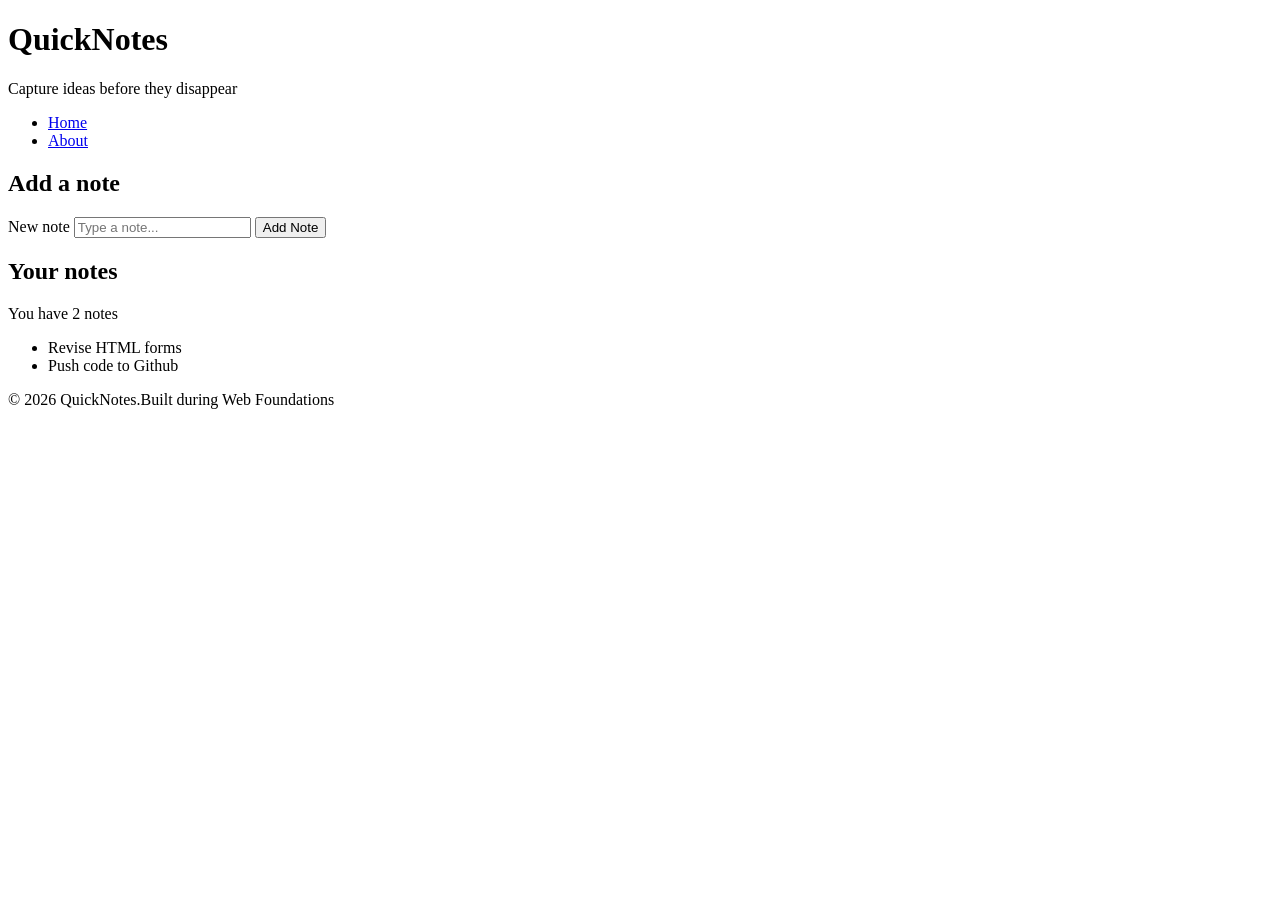
<file: index.html>
<!DOCTYPE html>
<html lang="en">
<head>
    <meta charset="UTF-8">
    <meta name="viewport" content="width=device-width, initial-scale=1.0">
    <title>QuickNotes</title>
</head>
<body>
    <header>
        <h1>QuickNotes</h1>
        <p>Capture ideas before they disappear</p>
        <nav class="navbar">
            <ul>
                <li><a href="index.html">Home</a></li>
                <li><a href="about.html">About</a></li>
            </ul>
        </nav>

    </header>

    <main>
        <section>
            <h2>Add a note</h2>
            <form id="note-form">
                <label for="note-input">New note</label>
                <input type="text" id="note-input" placeholder="Type a note..."/>
                <button type="submit">Add Note</button>
            </form>
        </section>

        <section>
            <h2>Your notes</h2>
            <p id="note-count">You have 2 notes</p>
            <ul id="notes-list">
                <li>Revise HTML forms</li>
                <li>Push code to Github</li>
            </ul>
        </section>
    </main>

    <footer>
        <p>&copy; 2026 QuickNotes.Built during Web Foundations</p>
    </footer>
</body>
</html>
</file>
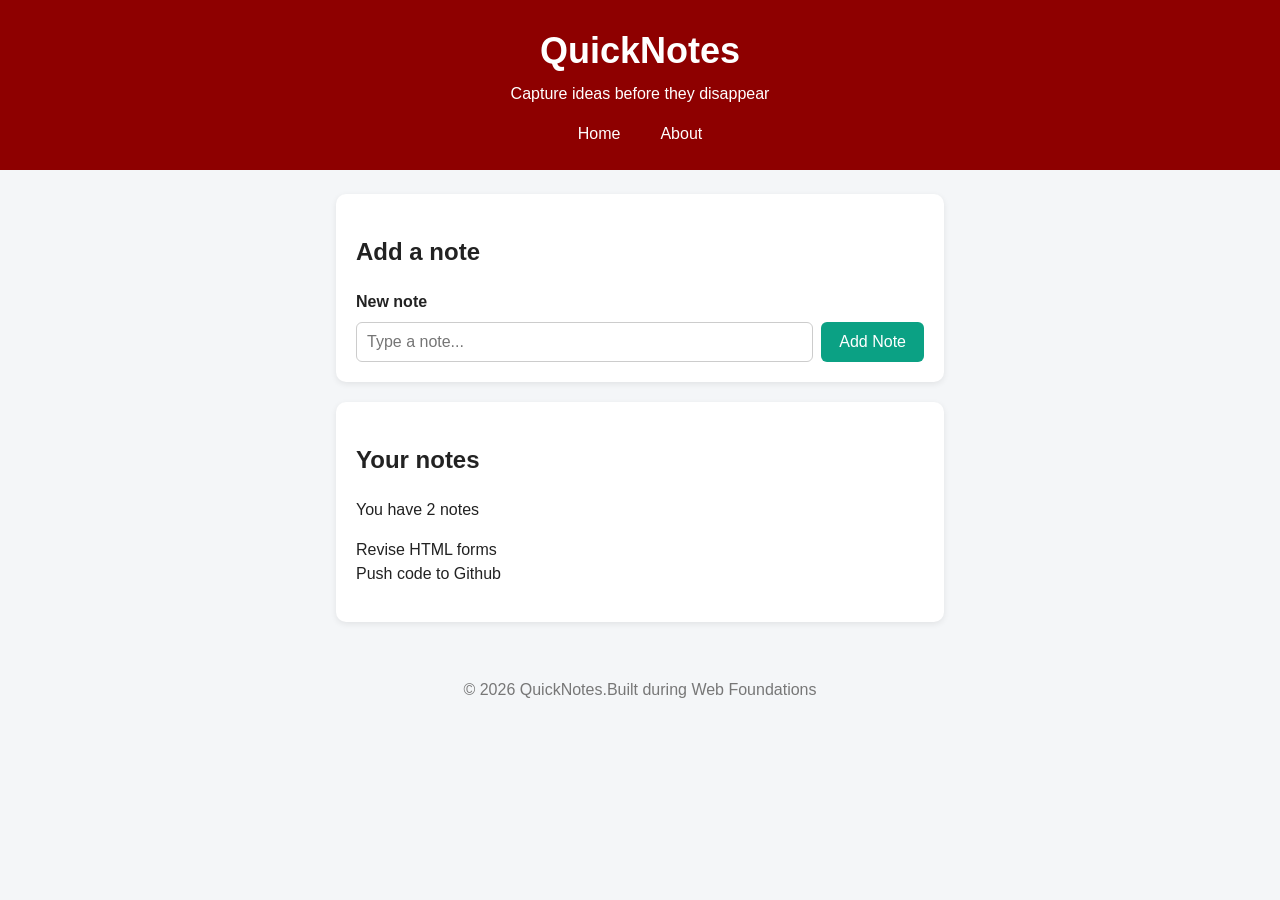
<file: day2/index.html>
<!DOCTYPE html>
<html lang="en">
<head>
    <meta charset="UTF-8">
    <meta name="viewport" content="width=device-width, initial-scale=1.0">
    <link rel="stylesheet" href="/day2/style.css" />
    <title>QuickNotes</title>
</head>
<body>
    <header>
        <h1>QuickNotes</h1>
        <p>Capture ideas before they disappear</p>
        <nav class="navbar">
            <ul>
                <li><a href="index.html">Home</a></li>
                <li><a href="about.html">About</a></li>
            </ul>
        </nav>

    </header>

    <main>
        <section>
            <h2>Add a note</h2>
            <form id="note-form">
                <label for="note-input">New note</label>
                <input type="text" id="note-input" placeholder="Type a note..."/>
                <button type="submit">Add Note</button>
            </form>
        </section>

        <section>
            <h2>Your notes</h2>
            <p id="note-count">You have 2 notes</p>
            <ul id="notes-list">
                <li>Revise HTML forms</li>
                <li>Push code to Github</li>
            </ul>
        </section>
    </main>

    <footer>
        <p>&copy; 2026 QuickNotes.Built during Web Foundations</p>
    </footer>
</body>
</html>
</file>
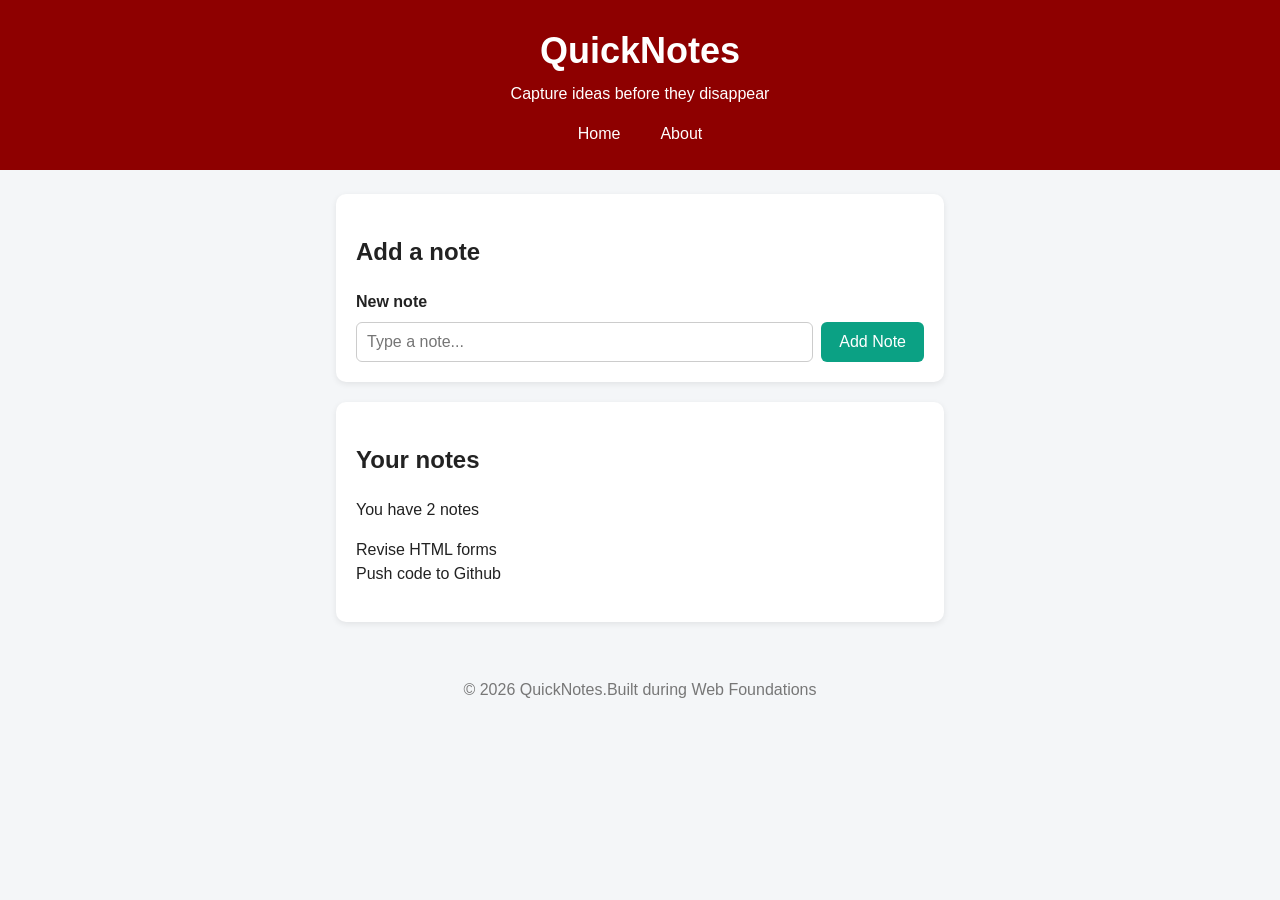
<file: day3/index.html>
<!DOCTYPE html>
<html lang="en">
<head>
    <meta charset="UTF-8">
    <meta name="viewport" content="width=device-width, initial-scale=1.0">
    <link rel="stylesheet" href="/day2/style.css" />
    <script src="/day3/script.js" defer></script>
    <title>Notes Toolkit</title>
</head>
<body>
    <header>
        <h1>QuickNotes</h1>
        <p>Capture ideas before they disappear</p>
        <nav class="navbar">
            <ul>
                <li><a href="index.html">Home</a></li>
                <li><a href="about.html">About</a></li>
            </ul>
        </nav>

    </header>

    <main>
        <section>
            <h2>Add a note</h2>
            <form id="note-form">
                <label for="note-input">New note</label>
                <input type="text" id="note-input" placeholder="Type a note..."/>
                <button type="submit">Add Note</button>
            </form>
        </section>

        <section>
            <h2>Your notes</h2>
            <p id="note-count">You have 2 notes</p>
            <ul id="notes-list">
                <li>Revise HTML forms</li>
                <li>Push code to Github</li>
            </ul>
        </section>
    </main>

    <footer>
        <p>&copy; 2026 QuickNotes.Built during Web Foundations</p>
    </footer>
</body>
</html>
</file>
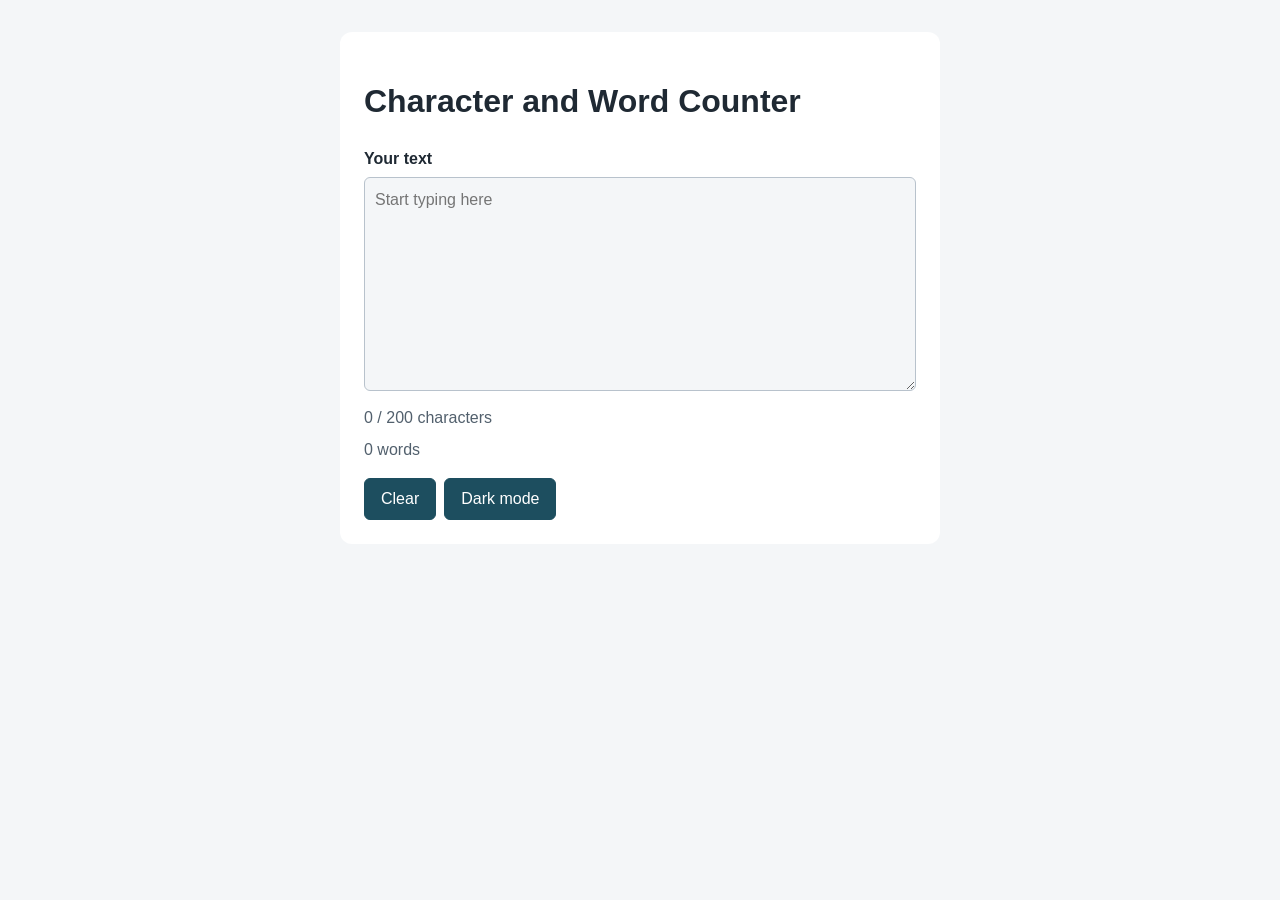
<file: day4/index.html>
<!DOCTYPE html>
<html lang="en">
<head>
  <meta charset="UTF-8">
  <meta name="viewport" content="width=device-width, initial-scale=1.0">
  <title>Character and Word Counter</title>
  <link rel="stylesheet" href="style.css">
  <script src="script.js" defer></script>
</head>
<body>
  <main>
    <h1>Character and Word Counter</h1>

    <label for="note-text">Your text</label>
    <textarea id="note-text" rows="8" placeholder="Start typing here"></textarea>

    <p id="char-count">0 / 200 characters</p>
    <p id="word-count">0 words</p>

    <div class="buttons">
      <button id="clear-btn" type="button">Clear</button>
      <button id="theme-toggle" type="button">Dark mode</button>
    </div>
  </main>
</body>
</html>
</file>
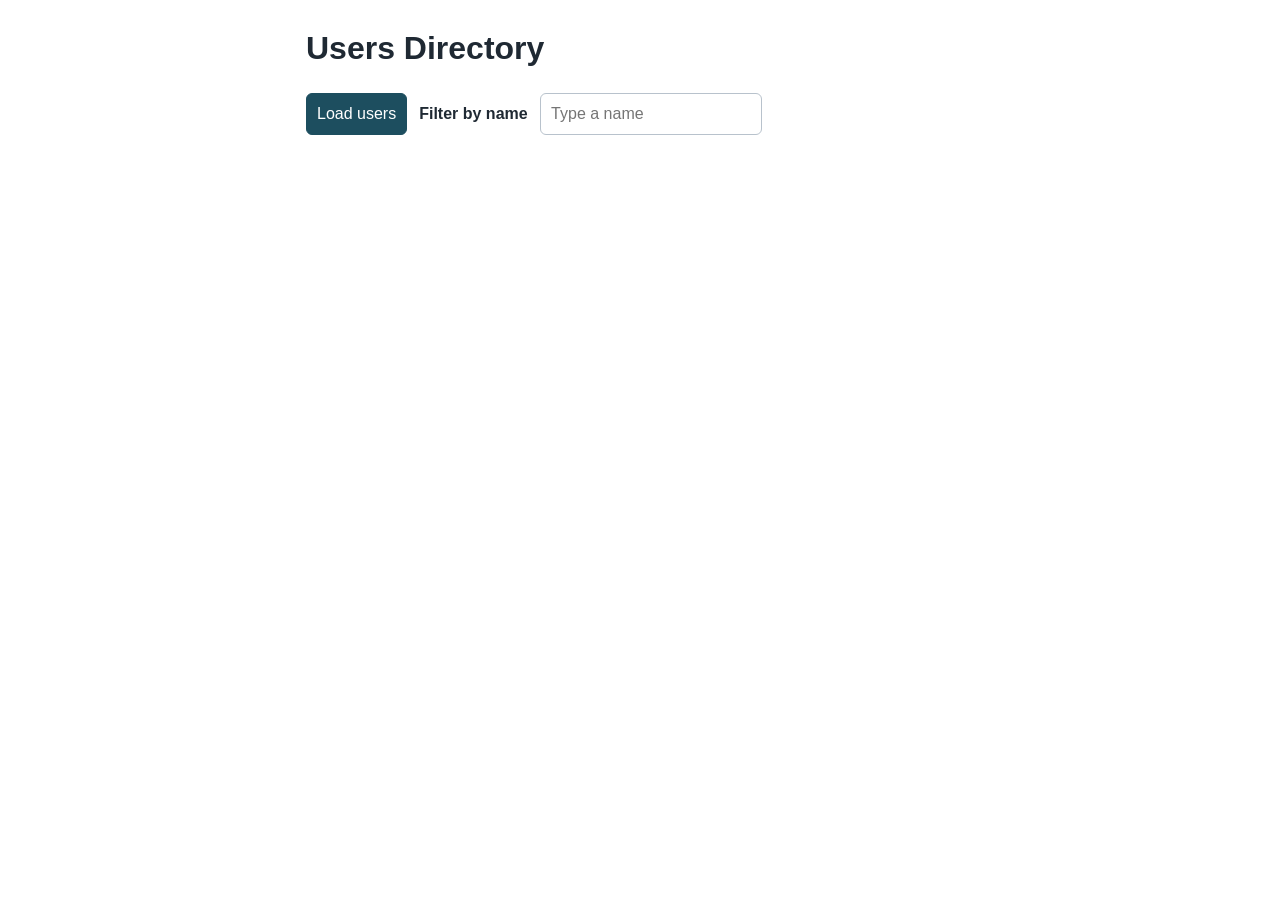
<file: day5/index.html>
<!DOCTYPE html>
<html lang="en">
<head>
  <meta charset="UTF-8">
  <meta name="viewport" content="width=device-width, initial-scale=1.0">
  <title>Users Directory</title>
  <script src="users.js" defer></script>
  <style>
    *, *::before, *::after { box-sizing: border-box; }
    body { font-family: "Segoe UI", Arial, sans-serif; line-height: 1.5; max-width: 700px; margin: 24px auto; padding: 0 16px; color: #1f2933; }
    label { font-weight: 600; margin-right: 8px; }
    input, button { font: inherit; padding: 8px 10px; border: 1px solid #b8c2cc; border-radius: 6px; }
    button { background: #1d4e5f; color: #fff; border-color: #1d4e5f; cursor: pointer; }
    button:hover:not(:disabled) { background: #14363f; }
    button:disabled { opacity: 0.6; cursor: not-allowed; }
    .controls { display: flex; flex-wrap: wrap; gap: 12px; align-items: center; margin-bottom: 12px; }
    #status.error { color: #c0392b; font-weight: 600; }
    #users-list { list-style: none; padding: 0; margin: 0; }
    #users-list li { border: 1px solid #d9e0e6; border-left: 6px solid #1d4e5f; border-radius: 8px; padding: 10px 14px; margin-bottom: 10px; }
    #users-list h2 { margin: 0 0 4px; font-size: 1.1rem; }
    #users-list p { margin: 0; color: #52606d; }
  </style>
</head>
<body>
  <h1>Users Directory</h1>

  <div class="controls">
    <button id="load-users" type="button">Load users</button>
    <div>
      <label for="filter-input">Filter by name</label>
      <input type="text" id="filter-input" placeholder="Type a name">
    </div>
  </div>

  <p id="status"></p>
  <ul id="users-list"></ul>
</body>
</html>
</file>
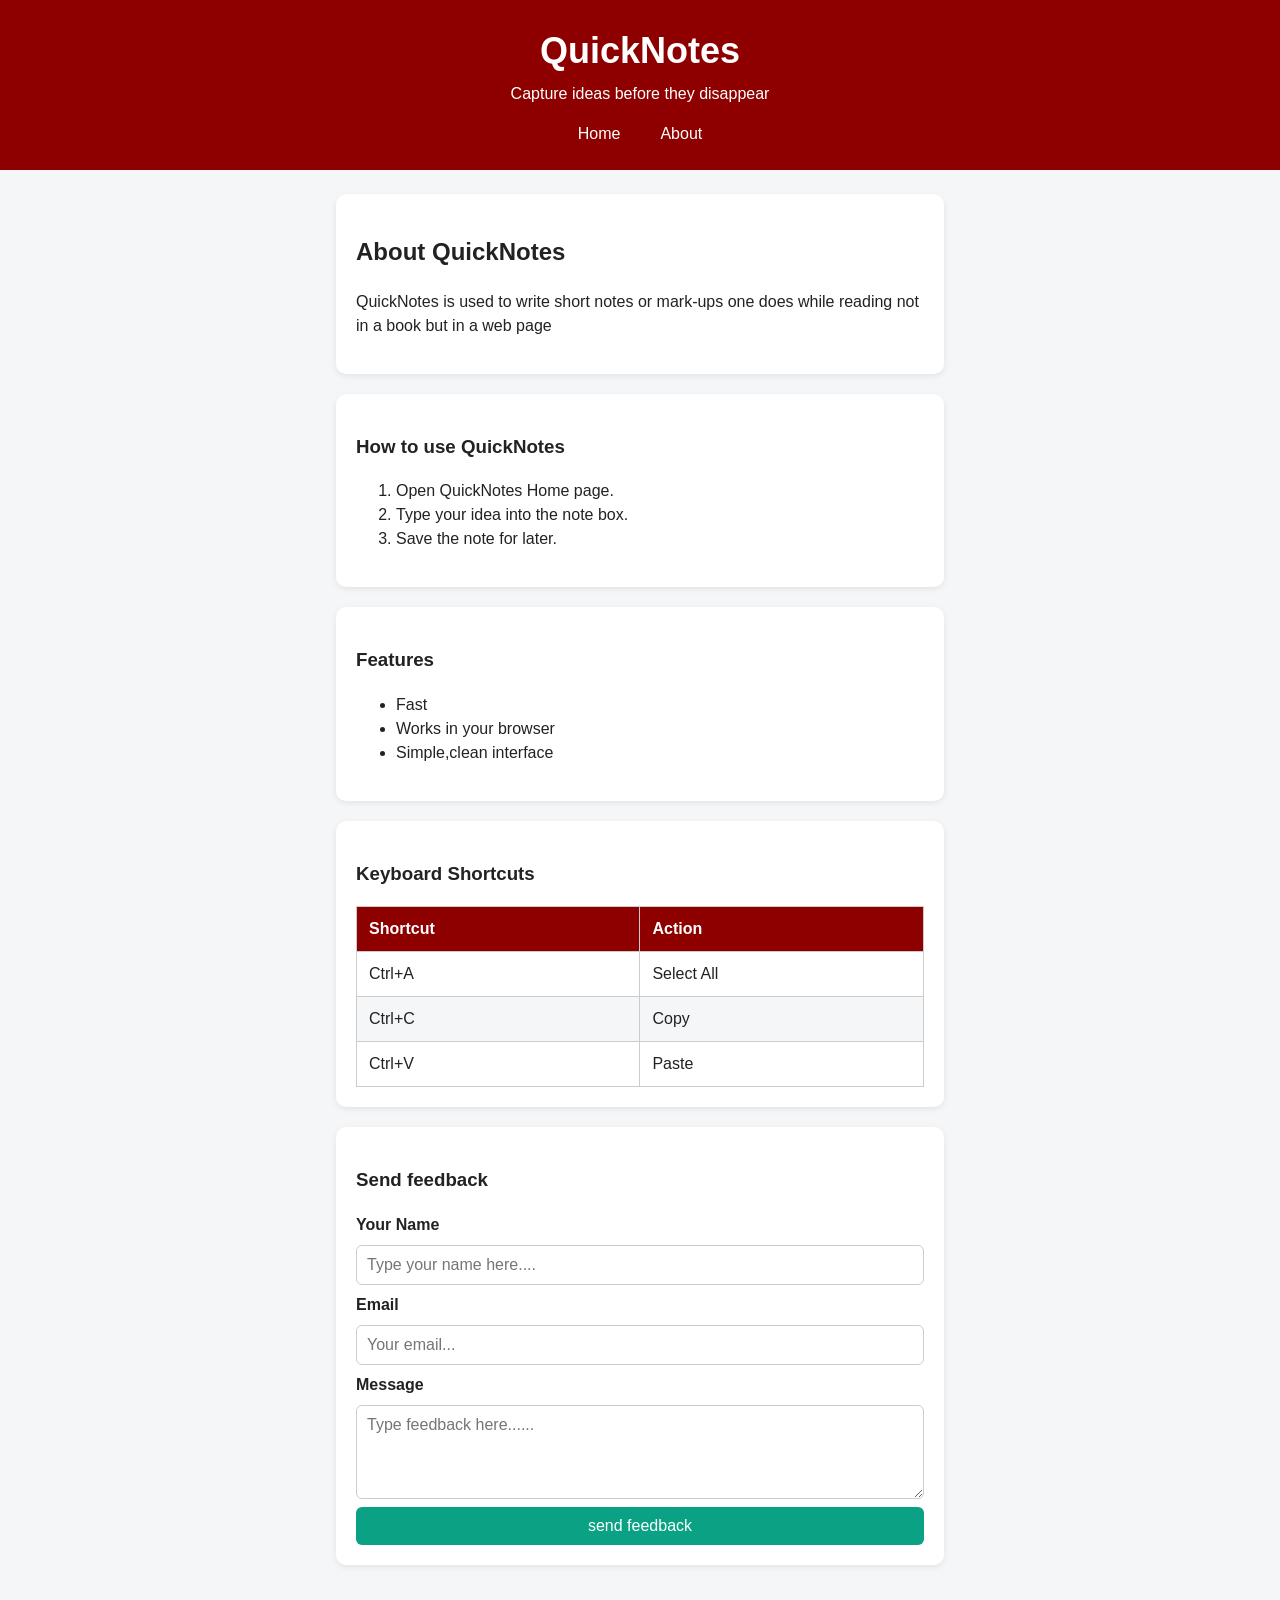
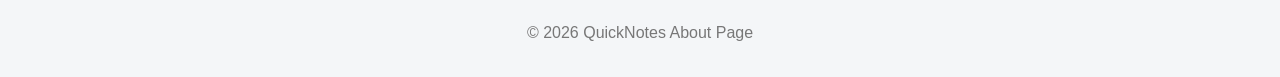
<file: day2/about.html>
<!DOCTYPE html>
<html lang="en">
<head>
    <meta charset="UTF-8">
    <meta name="viewport" content="width=device-width, initial-scale=1.0">
    <link rel="stylesheet" href="/day2/style.css" />
    <title>Document</title>
</head>
<body>
    <header>
        <h1>QuickNotes</h1>
        <p>Capture ideas before they disappear</p>
        <nav class="navbar">
            <ul>
                <li><a href="index.html">Home</a></li>
                <li><a href="about.html">About</a></li>
            </ul>
        </nav>

    </header>

    <main>
        <section>
            <h2>About QuickNotes</h2>
            <p>QuickNotes is used to write short notes or mark-ups one does while reading not in a book but in a web page</p>
        </section>

        <section>
            <h3>How to use QuickNotes</h3>
            <ol>
                <li>Open QuickNotes Home page.</li>
                <li>Type your idea into the note box.</li>
                <li>Save the note for later.</li>
            </ol>
        </section>

        <section>
            <h3>Features</h3>
            <ul>
                <li>Fast</li>
                <li>Works in your browser</li>
                <li>Simple,clean interface</li>
            </ul>
        </section>

        <section>
            <h3>Keyboard Shortcuts</h3>
            <table>
                <thead>
                    <tr>
                        <th>Shortcut </th>
                        <th>Action</th>
                    </tr>
                </thead>
                
                <tbody>
                    <tr>
                        <td>Ctrl+A</td>
                        <td>Select All</td>
                    </tr>

                    <tr>
                        <td>Ctrl+C</td>
                        <td>Copy</td>
                    </tr>

                    <tr>
                        <td>Ctrl+V</td>
                        <td>Paste</td>
                    </tr>
                </tbody>
            </table>
        </section>

        <section>
            <h3>Send feedback</h3>
            <form id="feedback-form">
                <label for="name"> Your Name</label>
                <input type="text" id="name"name="name" placeholder="Type your name here...."/>
               
                <label for="email">Email</label>
                <input type="email" id="email" name="email" placeholder="Your email..."/>
               
                <label for="message">Message</label>
                <textarea id="message" name="message" rows="4"required placeholder="Type feedback here......"></textarea>

                <button type="submit">send feedback</button>

            </form>
        </section>
    </main>

    <footer>
        <p>&copy; 2026 QuickNotes About Page</p>
    </footer>

</body>
</html>
</file>
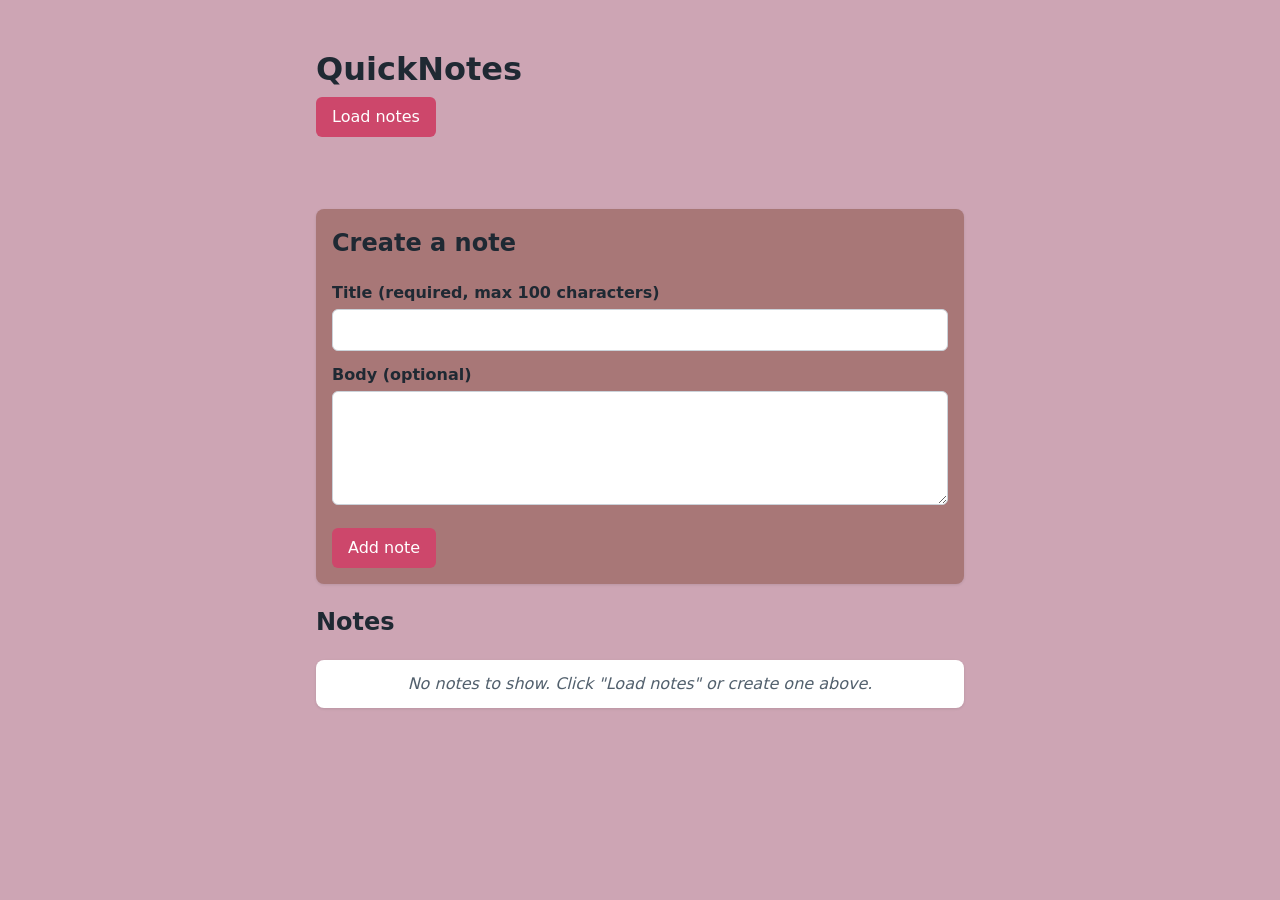
<file: quicknotes-system-design/style.html>
<!DOCTYPE html>
<html lang="en">
<head>
  <meta charset="UTF-8">
  <meta name="viewport" content="width=device-width, initial-scale=1">
  <title>QuickNotes - API Client</title>
  <link rel="stylesheet" href="style.css">
  <script src="api.js" defer></script>
</head>
<body>
  <main>
    <h1>QuickNotes</h1>
    
    <button id="load-btn" type="button">Load notes</button>

    <p id="status" role="status" aria-live="polite"></p>

    <form id="note-form" novalidate>
      <h2>Create a note</h2>

      <label for="title-input">Title (required, max 100 characters)</label>
      <input id="title-input" name="title" type="text" autocomplete="off">

      <label for="body-input">Body (optional)</label>
      <textarea id="body-input" name="body" rows="4"></textarea>

      <button id="submit-btn" type="submit">Add note</button>
    </form>

    <h2>Notes</h2>
    <ul id="notes-list"></ul>
  </main>
</body>
</html>
</file>
<file: day2/style.css>
/* 1. Reset: predictable sizing and no default body margin */
*,
*::before,
*::after {
  box-sizing: border-box;
}

body {
  margin: 0;
  font-family: "Segoe UI", Arial, sans-serif;
  background-color: #f4f6f8;
  color: #222;
  line-height: 1.5;
}

/* 2. Header */
header {
  background-color: #8e0000;
  color: white;
  text-align: center;
  padding: 24px 16px;
}

header h1 {
  margin: 0;
  font-size: 2.25rem;
}

header p {
  margin: 4px 0 16px;
}

/* 3. Navigation: links in a centred row with Flexbox */
.navbar ul {
  display: flex;
  justify-content: center;
  gap: 16px;
  list-style: none;
  margin: 0;
  padding: 0;
}

.navbar a {
  color: white;
  text-decoration: none;
  padding: 6px 12px;
  border-bottom: 2px solid transparent;
  border-radius: 4px;
  transition: background-color 0.2s ease, border-color 0.2s ease;
}

.navbar a:hover,
.navbar a:focus-visible {
  background-color: rgba(255, 255, 255, 0.18);
  border-bottom-color: white;
}

/* 4. Centre the main content and limit its width */
main {
  max-width: 640px;
  margin: 24px auto;   /* auto left/right margins centre a block */
  padding: 0 16px;
}

section {
  background: white;
  padding: 20px;
  border-radius: 10px;
  margin-bottom: 20px;
  box-shadow: 0 2px 6px rgba(0, 0, 0, 0.08);
}

/* 5. Features list as a responsive grid of cards */
.features {
  list-style: none;
  padding: 0;
  margin: 0;
  display: grid;
  grid-template-columns: repeat(auto-fit, minmax(180px, 1fr));
  gap: 12px;
}

.features li {
  background-color: #fffbe6;
  border-left: 4px solid #0ba184;
  border-radius: 6px;
  padding: 16px;
  text-align: center;
  font-weight: 600;
}

/* 6. Shortcuts table */
table {
  width: 100%;
  border-collapse: collapse;
}

th,
td {
  border: 1px solid #ccc;
  padding: 10px 12px;
  text-align: left;
}

th {
  background-color: #8e0000;
  color: white;
}

tbody tr:nth-child(even) {
  background-color: #f4f6f8;
}

/* 7. Forms */
#note-form {
  display: flex;
  gap: 8px;
  flex-wrap: wrap;
}

#note-form label {
  width: 100%;          /* label on its own line */
  font-weight: bold;
}

#note-input {
  flex: 1;
  padding: 10px;
  border: 1px solid #ccc;
  border-radius: 6px;
  font-size: 1rem;
}

/* Feedback form: fields stacked vertically, full width */
#feedback-form {
  display: flex;
  flex-direction: column;
  gap: 8px;
}

#feedback-form label {
  font-weight: bold;
}

#feedback-form input,
#feedback-form textarea {
  width: 100%;
  padding: 10px;
  border: 1px solid #ccc;
  border-radius: 6px;
  font-size: 1rem;
  font-family: inherit;
  transition: border-color 0.2s ease, box-shadow 0.2s ease;
}

#feedback-form textarea {
  resize: vertical;
}

input:focus,
textarea:focus {
  outline: none;
  border-color: #0ba184;
  box-shadow: 0 0 0 3px rgba(11, 161, 132, 0.25);
}

/* 8. Buttons */
button {
  background-color: #0ba184;
  color: white;
  border: none;
  padding: 10px 18px;
  border-radius: 6px;
  font-size: 1rem;
  cursor: pointer;
  transition: background-color 0.2s ease, transform 0.1s ease;
}

button:hover {
  background-color: #088a70;
}

button:active {
  transform: translateY(1px);
}

/* 9. Notes list */
#notes-list {
  list-style: none;     /* remove bullet points */
  padding: 0;
}

.note {
  background-color: #fffbe6;
  border-left: 4px solid #0ba184;
  padding: 12px 16px;
  margin-bottom: 10px;
  border-radius: 6px;
}

/* 10. Footer */
footer {
  text-align: center;
  color: #777;
  padding: 16px;
}

/* 11. Phones */
@media (max-width: 600px) {
  header {
    padding: 14px 12px;
  }

  header h1 {
    font-size: 1.5rem;
  }

  header p {
    font-size: 0.9rem;
  }

  #note-form {
    flex-direction: column;
  }
}
</file>
<file: day4/style.css>
:root {
  --bg: #f4f6f8;
  --surface: #ffffff;
  --text: #1f2933;
  --muted: #52606d;
  --border: #b8c2cc;
  --accent: #1d4e5f;
  --accent-hover: #14363f;
  --accent-text: #ffffff;
  --warning: #c26a00;
  --over: #c0392b;
}

body.dark {
  --bg: #12181d;
  --surface: #1c252c;
  --text: #e6ebef;
  --muted: #9aa8b4;
  --border: #3b4954;
  --accent: #5bb5cc;
  --accent-hover: #86cfe2;
  --accent-text: #0e1a20;
  --warning: #ffb347;
  --over: #ff6b5e;
}

*,
*::before,
*::after {
  box-sizing: border-box;
}

body {
  margin: 0;
  font-family: "Segoe UI", Arial, sans-serif;
  line-height: 1.5;
  background: var(--bg);
  color: var(--text);
  transition: background 0.2s, color 0.2s;
}

main {
  max-width: 600px;
  margin: 32px auto;
  padding: 24px;
  background: var(--surface);
  border-radius: 12px;
}

label {
  display: block;
  font-weight: 600;
  margin-bottom: 6px;
}

textarea {
  width: 100%;
  font: inherit;
  padding: 10px;
  background: var(--bg);
  color: var(--text);
  border: 1px solid var(--border);
  border-radius: 6px;
  resize: vertical;
}

textarea:focus-visible,
button:focus-visible {
  outline: 3px solid var(--accent);
  outline-offset: 2px;
}

p {
  margin: 8px 0;
  color: var(--muted);
}

.buttons {
  display: flex;
  gap: 8px;
  margin-top: 16px;
}

button {
  font: inherit;
  padding: 8px 16px;
  cursor: pointer;
  background: var(--accent);
  color: var(--accent-text);
  border: 1px solid var(--accent);
  border-radius: 6px;
}

button:hover {
  background: var(--accent-hover);
  border-color: var(--accent-hover);
}

#char-count.warning {
  color: var(--warning);
}

#char-count.over {
  color: var(--over);
  font-weight: bold;
}
</file>
<file: quicknotes-system-design/style.css>
* { box-sizing: border-box; }

body {
  font-family: system-ui, -apple-system, "Segoe UI", Roboto, sans-serif;
  line-height: 1.5;
  background: #cda5b4;
  color: #1f2933;
  margin: 0;
}

main { max-width: 680px; margin: 0 auto; padding: 1.5rem 1rem 3rem; }
h1 { margin-bottom: 0.25rem; }
.subtitle { margin-top: 0; color: #52606d; }

button {
  font: inherit;
  padding: 0.5rem 1rem;
  border: 0;
  border-radius: 6px;
  background: #cd476b;
  color: #fff;
  cursor: pointer;
}
button:hover:not(:disabled) { background: #1d4ed8; }
button:disabled { opacity: 0.5; cursor: not-allowed; }
button.delete-btn { background: #b91c1c; padding: 0.25rem 0.75rem; font-size: 0.9rem; }
button.delete-btn:hover:not(:disabled) { background: #991b1b; }

/* Status messages */
#status { min-height: 2.5rem; margin: 1rem 0; padding: 0.5rem 0.75rem; border-radius: 6px; }
#status.loading { background: #e0e7ff; color: #3730a3; }
#status.success { background: #dcfce7; color: #166534; border-left: 4px solid #16a34a; }
#status.error   { background: #fee2e2; color: #991b1b; border-left: 4px solid #dc2626; }

form {
  background: #a87777;
  padding: 1rem;
  border-radius: 8px;
  box-shadow: 0 1px 3px rgba(0, 0, 0, 0.1);
}
form h2 { margin-top: 0; }
label { display: block; font-weight: 600; margin: 0.75rem 0 0.25rem; }
input, textarea {
  width: 100%;
  font: inherit;
  padding: 0.5rem;
  border: 1px solid #cbd2d9;
  border-radius: 6px;
}
form button { margin-top: 1rem; }

#notes-list { list-style: none; padding: 0; margin: 0; }
#notes-list li {
  background: #fff;
  border-radius: 8px;
  padding: 0.75rem 1rem;
  margin-bottom: 0.75rem;
  box-shadow: 0 1px 3px rgba(0, 0, 0, 0.1);
}
#notes-list li.empty { color: #52606d; text-align: center; font-style: italic; }
.note-title { margin: 0 0 0.25rem; font-size: 1.05rem; }
.note-body { margin: 0 0 0.5rem; white-space: pre-wrap; }
.note-meta { color: #7b8794; font-size: 0.8rem; margin-right: 0.75rem; }
</file>
